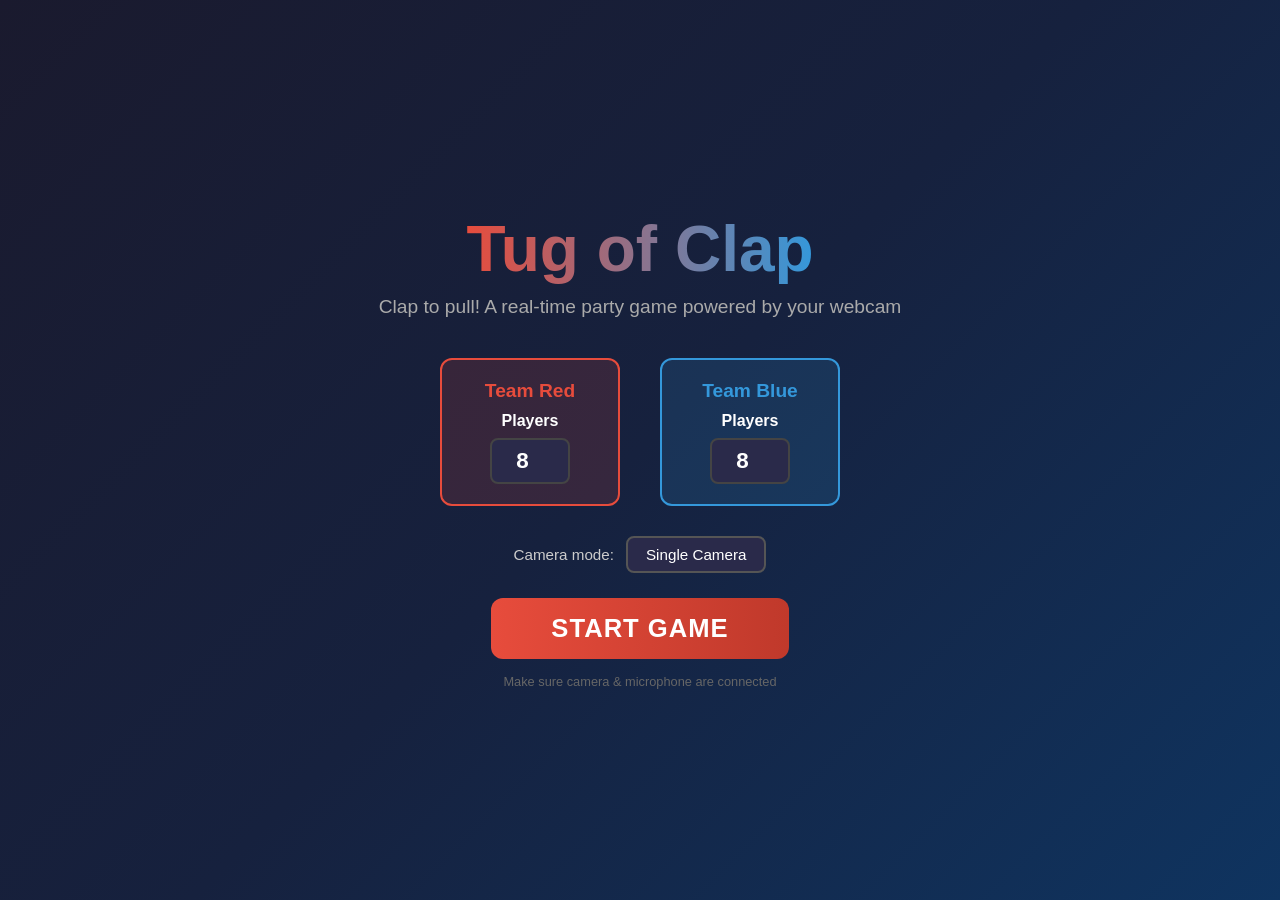
<file: tug-of-clap.html>
<!DOCTYPE html>
<html lang="en">
<head>
<meta charset="UTF-8">
<meta name="viewport" content="width=device-width, initial-scale=1.0">
<title>Tug of Clap</title>
<style>
*{margin:0;padding:0;box-sizing:border-box}
html,body{width:100%;height:100%;overflow:hidden;font-family:'Segoe UI',Tahoma,Geneva,Verdana,sans-serif;background:#1a1a2e;color:#fff}
#app{width:100%;height:100%;display:flex;flex-direction:column;position:relative}

/* SETUP SCREEN */
#setup-screen{position:absolute;top:0;left:0;width:100%;height:100%;background:linear-gradient(135deg,#1a1a2e 0%,#16213e 50%,#0f3460 100%);z-index:100;display:flex;flex-direction:column;align-items:center;justify-content:center;transition:opacity .5s}
#setup-screen.hidden{opacity:0;pointer-events:none}
#setup-screen h1{font-size:4em;margin-bottom:10px;background:linear-gradient(90deg,#e74c3c,#3498db);-webkit-background-clip:text;-webkit-text-fill-color:transparent;text-shadow:none}
#setup-screen .subtitle{font-size:1.2em;color:#aaa;margin-bottom:40px}
.setup-row{display:flex;gap:40px;margin-bottom:30px}
.setup-team{text-align:center;padding:20px;border-radius:12px;min-width:180px}
.setup-team.red{background:rgba(231,76,60,.15);border:2px solid #e74c3c}
.setup-team.blue{background:rgba(52,152,219,.15);border:2px solid #3498db}
.setup-team label{display:block;font-size:1em;margin-bottom:8px;font-weight:600}
.setup-team input{width:80px;padding:8px 12px;font-size:1.4em;text-align:center;border-radius:8px;border:2px solid #444;background:#2a2a4a;color:#fff;font-weight:700}
.setup-team input:focus{outline:none;border-color:#e74c3c}
.setup-team.blue input:focus{border-color:#3498db}
.setup-team .team-label{font-size:1.2em;font-weight:700;margin-bottom:10px}
.setup-team .team-label.red{color:#e74c3c}
.setup-team .team-label.blue{color:#3498db}
.camera-mode{margin-bottom:25px;display:flex;align-items:center;gap:12px}
.camera-mode label{color:#ccc;font-size:.95em}
#cam-toggle{padding:8px 18px;border-radius:8px;border:2px solid #555;background:#2a2a4a;color:#fff;cursor:pointer;font-size:.95em;transition:all .2s}
#cam-toggle:hover{border-color:#888}
#cam-toggle.active{border-color:#f1c40f;background:rgba(241,196,15,.15)}
#start-btn{padding:16px 60px;font-size:1.6em;font-weight:700;border:none;border-radius:12px;cursor:pointer;background:linear-gradient(90deg,#e74c3c,#c0392b);color:#fff;transition:transform .2s,box-shadow .2s;letter-spacing:1px}
#start-btn:hover{transform:scale(1.05);box-shadow:0 8px 30px rgba(231,76,60,.4)}
#start-btn:active{transform:scale(.98)}

/* GAME SECTION */
#game-section{flex:0 0 60%;position:relative;overflow:hidden}
#gameCanvas{width:100%;height:100%;display:block}

/* GAME HUD */
#game-hud{position:absolute;top:0;left:0;width:100%;height:100%;pointer-events:none}
#game-hud .team-name{position:absolute;bottom:20px;font-size:1.8em;font-weight:800;text-shadow:0 2px 10px rgba(0,0,0,.6);letter-spacing:1px}
#game-hud .team-name.red{left:30px;color:#e74c3c}
#game-hud .team-name.blue{right:30px;color:#3498db}
#timer-display{position:absolute;top:15px;left:50%;transform:translateX(-50%);font-size:2.2em;font-weight:700;background:rgba(0,0,0,.5);padding:5px 25px;border-radius:10px;border:2px solid rgba(255,255,255,.2)}
#score-bar-wrap{position:absolute;bottom:70px;left:15%;right:15%;height:8px;background:rgba(255,255,255,.15);border-radius:4px;overflow:hidden}
#score-bar-fill{height:100%;width:50%;background:linear-gradient(90deg,#e74c3c 0%,#fff 50%,#3498db 100%);border-radius:4px;transition:width .05s linear}
#score-bar-marker{position:absolute;top:-6px;width:4px;height:20px;background:#fff;border-radius:2px;transition:left .05s linear;box-shadow:0 0 8px rgba(255,255,255,.5)}

/* SKILL INDICATORS */
.skill-indicator{position:absolute;top:60px;padding:6px 14px;border-radius:8px;font-size:.85em;font-weight:600;display:none}
.skill-indicator.active{display:block}
.skill-indicator.red{left:20px;background:rgba(231,76,60,.8);color:#fff}
.skill-indicator.blue{right:20px;background:rgba(52,152,219,.8);color:#fff}
.skill-indicator .skill-bar{height:4px;background:rgba(255,255,255,.3);border-radius:2px;margin-top:4px;overflow:hidden}
.skill-indicator .skill-bar-fill{height:100%;background:#fff;border-radius:2px;transition:width .1s linear}

/* WARNING FLASH */
.warning-flash{position:absolute;top:0;left:0;width:100%;height:100%;pointer-events:none;opacity:0;transition:opacity .3s}
.warning-flash.active{opacity:.3}
.warning-flash.red{background:radial-gradient(ellipse at left,rgba(231,76,60,.6),transparent 70%)}
.warning-flash.blue{background:radial-gradient(ellipse at right,rgba(52,152,219,.6),transparent 70%)}
.warning-flash.both{opacity:.4;background:radial-gradient(ellipse at center,rgba(255,255,255,.3),transparent 70%)}

/* CAMERA SECTION */
#camera-section{flex:0 0 40%;display:flex;position:relative}
.camera-panel{flex:1;position:relative;overflow:hidden;background:#111}
.camera-panel video{width:100%;height:100%;object-fit:cover;transform:scaleX(-1)}
.camera-panel .cam-overlay{position:absolute;top:0;left:0;width:100%;height:100%;pointer-events:none}
.camera-panel .panel-label{position:absolute;top:8px;left:10px;font-size:1em;font-weight:700;text-shadow:0 1px 6px rgba(0,0,0,.8);z-index:2;padding:2px 10px;border-radius:4px}
.camera-panel .panel-label.red{color:#e74c3c;background:rgba(0,0,0,.4)}
.camera-panel .panel-label.blue{color:#3498db;background:rgba(0,0,0,.4)}
.camera-panel .team-divider{position:absolute;top:0;left:50%;width:2px;height:100%;border-left:2px dashed rgba(255,255,255,.3);z-index:2;pointer-events:none}
#cam-divider-text{position:absolute;top:50%;left:50%;transform:translate(-50%,-50%);color:rgba(255,255,255,.15);font-size:3em;font-weight:700;pointer-events:none;z-index:2;letter-spacing:8px;writing-mode:vertical-lr}
.player-info{position:absolute;bottom:4px;left:4px;right:4px;display:flex;flex-wrap:wrap;gap:2px;z-index:3;pointer-events:none}
.player-tag{background:rgba(0,0,0,.6);border-radius:4px;padding:2px 6px;font-size:.7em;display:flex;flex-direction:column;min-width:70px;border-left:3px solid}
.player-tag.red{border-color:#e74c3c}
.player-tag.blue{border-color:#3498db}
.player-tag .pname{font-weight:600;font-size:.85em;white-space:nowrap}
.player-tag .pstats{display:flex;gap:6px;font-size:.7em;color:#aaa}
.player-tag .pbar{height:3px;border-radius:2px;margin-top:1px}
.player-tag .stamina-bar{background:rgba(46,204,113,.6);width:100%}
.player-tag .rage-bar{background:rgba(231,76,60,.6);width:0%}
.player-tag .combo-text{color:#f1c40f;font-weight:700;font-size:.75em}

/* COUNTDOWN OVERLAY */
#countdown-overlay{position:absolute;top:0;left:0;width:100%;height:100%;z-index:50;display:none;align-items:center;justify-content:center;background:rgba(0,0,0,.5);pointer-events:none}
#countdown-overlay.active{display:flex}
#countdown-text{font-size:8em;font-weight:900;text-shadow:0 0 40px rgba(255,255,255,.5);animation:countPulse .5s ease-out}
@keyframes countPulse{0%{transform:scale(1.5);opacity:0}50%{opacity:1}100%{transform:scale(1);opacity:1}}

/* POST-GAME OVERLAY */
#postgame-overlay{position:absolute;top:0;left:0;width:100%;height:100%;z-index:80;display:none;background:rgba(0,0,0,.8);overflow-y:auto;padding:20px}
#postgame-overlay.active{display:flex;flex-direction:column;align-items:center}
#postgame-overlay h2{font-size:2.5em;margin-bottom:10px}
#postgame-overlay .winner-text{font-size:1.8em;margin-bottom:20px;padding:10px 30px;border-radius:10px;font-weight:700}
#postgame-overlay .winner-text.red{background:rgba(231,76,60,.3);color:#e74c3c}
#postgame-overlay .winner-text.blue{background:rgba(52,152,219,.3);color:#3498db}
.mvp-section{display:flex;gap:30px;margin-bottom:20px}
.mvp-card{padding:15px 25px;border-radius:10px;text-align:center;min-width:180px}
.mvp-card.red{background:rgba(231,76,60,.2);border:2px solid #e74c3c}
.mvp-card.blue{background:rgba(52,152,219,.2);border:2px solid #3498db}
.mvp-card .mvp-label{font-size:.85em;color:#aaa}
.mvp-card .mvp-name{font-size:1.5em;font-weight:700;margin:5px 0}
.mvp-card .mvp-stat{font-size:.9em;color:#ccc}
.leaderboard-table{width:100%;max-width:800px;border-collapse:collapse;margin-top:10px}
.leaderboard-table th,.leaderboard-table td{padding:8px 12px;text-align:center;border-bottom:1px solid rgba(255,255,255,.1)}
.leaderboard-table th{color:#aaa;font-size:.85em;font-weight:600}
.leaderboard-table td{font-size:.9em}
.leaderboard-table tr:hover td{background:rgba(255,255,255,.05)}
#play-again-btn{padding:14px 40px;font-size:1.2em;font-weight:700;border:none;border-radius:10px;cursor:pointer;background:linear-gradient(90deg,#e74c3c,#3498db);color:#fff;margin-top:20px;transition:transform .2s}
#play-again-btn:hover{transform:scale(1.05)}

/* STATUS MESSAGE */
#status-msg{position:absolute;bottom:10px;left:50%;transform:translateX(-50%);background:rgba(0,0,0,.7);color:#fff;padding:4px 16px;border-radius:6px;font-size:.85em;z-index:5;white-space:nowrap;display:none}

/* MISC */
.hidden{display:none!important}
</style>
</head>
<body>
<div id="app">

  <!-- SETUP SCREEN -->
  <div id="setup-screen">
    <h1>Tug of Clap</h1>
    <div class="subtitle">Clap to pull! A real-time party game powered by your webcam</div>
    <div class="setup-row">
      <div class="setup-team red">
        <div class="team-label red">Team Red</div>
        <label for="red-count">Players</label>
        <input type="number" id="red-count" min="1" max="16" value="8">
      </div>
      <div class="setup-team blue">
        <div class="team-label blue">Team Blue</div>
        <label for="blue-count">Players</label>
        <input type="number" id="blue-count" min="1" max="16" value="8">
      </div>
    </div>
    <div class="camera-mode">
      <label>Camera mode:</label>
      <button id="cam-toggle">Single Camera</button>
    </div>
    <button id="start-btn">START GAME</button>
    <div style="margin-top:15px;font-size:.8em;color:#666">Make sure camera & microphone are connected</div>
  </div>

  <!-- GAME SECTION -->
  <div id="game-section">
    <canvas id="gameCanvas"></canvas>
    <div id="game-hud">
      <div class="team-name red">RED</div>
      <div class="team-name blue">BLUE</div>
      <div id="timer-display">60</div>
      <div id="score-bar-wrap">
        <div id="score-bar-fill" style="width:50%"></div>
        <div id="score-bar-marker" style="left:50%"></div>
      </div>
      <div class="skill-indicator red" id="skill-red">
        <span>MIGHTY PULL</span>
        <div class="skill-bar"><div class="skill-bar-fill" id="skill-red-fill" style="width:100%"></div></div>
      </div>
      <div class="skill-indicator blue" id="skill-blue">
        <span>GRIP GROUND</span>
        <div class="skill-bar"><div class="skill-bar-fill" id="skill-blue-fill" style="width:100%"></div></div>
      </div>
      <div class="warning-flash red" id="warn-red"></div>
      <div class="warning-flash blue" id="warn-blue"></div>
      <div class="warning-flash both" id="warn-both"></div>
    </div>
    <div id="countdown-overlay"><div id="countdown-text"></div></div>
    <div id="status-msg"></div>
  </div>

  <!-- CAMERA SECTION -->
  <div id="camera-section">
    <div class="camera-panel" id="panel-red">
      <video id="cam-video-red" autoplay muted playsinline></video>
      <canvas class="cam-overlay" id="cam-overlay-red"></canvas>
      <div class="panel-label red">TEAM RED</div>
      <div class="player-info" id="player-info-red"></div>
    </div>
    <div class="camera-panel" id="panel-blue">
      <video id="cam-video-blue" autoplay muted playsinline></video>
      <canvas class="cam-overlay" id="cam-overlay-blue"></canvas>
      <div class="panel-label blue">TEAM BLUE</div>
      <div class="team-divider" id="team-divider"></div>
      <div id="cam-divider-text">|</div>
      <div class="player-info" id="player-info-blue"></div>
    </div>
  </div>

  <!-- POST-GAME OVERLAY -->
  <div id="postgame-overlay">
    <h2>GAME OVER</h2>
    <div class="winner-text" id="winner-text"></div>
    <div class="mvp-section" id="mvp-section"></div>
    <table class="leaderboard-table" id="leaderboard">
      <thead><tr><th>Player</th><th>Team</th><th>Claps</th><th>Best Combo</th><th>Force</th><th>Active (s)</th></tr></thead>
      <tbody id="leaderboard-body"></tbody>
    </table>
    <button id="play-again-btn">PLAY AGAIN</button>
  </div>

</div>

<script>
// ============================================================
// TUG OF CLAP — Complete Game Implementation
// ============================================================

(function() {
  'use strict';

  // ======================== CONFIG ========================
  const CFG = {
    GAME_DURATION: 60,
    COUNTDOWN_SECS: 3,
    MAX_PULL_DIST: 100,
    ROPE_FRICTION: 0.96,
    ROPE_SPRING: 0.003,
    CLAP_FORCE: 1.0,
    CLAP_WINDOW_MS: 200,
    CLAP_SPEED_THRESH: 0.15,
    CLAP_DIST_THRESH: 0.12,
    AUDIO_THRESHOLD: 0.3,
    STAMINA_MAX: 100,
    STAMINA_CLAP_COST: 5,
    STAMINA_LOW_THRESH: 20,
    STAMINA_REGEN: 1,
    RAGE_MAX: 100,
    RAGE_PER_CLAP: 1,
    COMBO_RESET_MS: 1000,
    FACE_DETECT_INTERVAL: 120,
    HAND_DETECT_INTERVAL: 200,
    MAX_HANDS: 16
  };

  // ====================== STATE ==========================
  const state = {
    phase: 'setup', // setup | countdown | playing | ended
    redTeam: [],
    blueTeam: [],
    allPlayers: [],
    ropePos: 0,
    ropeVel: 0,
    ropeAccel: 0,
    timer: CFG.GAME_DURATION,
    lastTimestamp: 0,
    redSkillActive: false,
    blueSkillActive: false,
    redSkillTimer: 0,
    blueSkillTimer: 0,
    redSkillReady: false,
    blueSkillReady: false,
    redSkillReadyTime: 0,
    blueSkillReadyTime: 0,
    redRageTotal: 0,
    blueRageTotal: 0,
    maxPlayers: 0,
    dualCam: false,
    audioCtx: null,
    audioAnalyser: null,
    audioData: null,
    audioRMS: 0,
    mediaPipeLoaded: false,
    faceDetector: null,
    handLandmarker: null,
    poseLandmarker: null,
    vision: null,
    clapEvents: [], // {time, playerId}
    lastClapTime: 0,
    nextFaceDetect: 0,
    nextHandDetect: 0,
    faceDetections: [],
    handResults: null,
    lastHandDistances: {},
    frameCount: 0,
    playersById: {},
    faceMatches: {},
    nextPlayerId: 1,
    comboLastClap: {},
    comboCount: {},
    stamina: {},
    rage: {},
    totalForce: {},
    totalClaps: {},
    bestCombo: {},
    activeTime: {},
    lastActiveUpdate: {},
    shockwaves: [],
    particles: [],
    dustParticles: [],
    victoryShown: false
  };

  // ================== DOM REFS =========================
  const $ = id => document.getElementById(id);
  const gameCanvas = $('gameCanvas');
  const gCtx = gameCanvas.getContext('2d');
  const overlayRed = $('cam-overlay-red');
  const oCtxR = overlayRed.getContext('2d');
  const overlayBlue = $('cam-overlay-blue');
  const oCtxB = overlayBlue.getContext('2d');
  const videoRed = $('cam-video-red');
  const videoBlue = $('cam-video-blue');
  const setupScreen = $('setup-screen');
  const countdownOverlay = $('countdown-overlay');
  const countdownText = $('countdown-text');
  const timerDisplay = $('timer-display');
  const scoreFill = $('score-bar-fill');
  const scoreMarker = $('score-bar-marker');
  const postgameOverlay = $('postgame-overlay');
  const winnerText = $('winner-text');
  const mvpSection = $('mvp-section');
  const leaderboardBody = $('leaderboard-body');
  const startBtn = $('start-btn');
  const camToggle = $('cam-toggle');
  const redCount = $('red-count');
  const blueCount = $('blue-count');
  const skillRed = $('skill-red');
  const skillBlue = $('skill-blue');
  const skillRedFill = $('skill-red-fill');
  const skillBlueFill = $('skill-blue-fill');
  const warnRed = $('warn-red');
  const warnBlue = $('warn-blue');
  const warnBoth = $('warn-both');
  const playerInfoRed = $('player-info-red');
  const playerInfoBlue = $('player-info-blue');
  const teamDivider = $('team-divider');
  const camDividerText = $('cam-divider-text');
  const statusMsg = $('status-msg');

  // ================== AUDIO MANAGER ====================
  const AudioManager = {
    initialized: false,
    stream: null,
    async init() {
      try {
        this.stream = await navigator.mediaDevices.getUserMedia({ audio: true, echoCancellation: true });
        state.audioCtx = new (window.AudioContext || window.webkitAudioContext)();
        const source = state.audioCtx.createMediaStreamSource(this.stream);
        state.audioAnalyser = state.audioCtx.createAnalyser();
        state.audioAnalyser.fftSize = 256;
        source.connect(state.audioAnalyser);
        state.audioData = new Uint8Array(state.audioAnalyser.frequencyBinCount);
        this.initialized = true;
        return true;
      } catch(e) {
        console.warn('Audio init failed:', e);
        return false;
      }
    },
    getRMS() {
      if (!state.audioAnalyser) return 0;
      state.audioAnalyser.getByteTimeDomainData(state.audioData);
      let sum = 0;
      for (let i = 0; i < state.audioData.length; i++) {
        const val = (state.audioData[i] - 128) / 128;
        sum += val * val;
      }
      state.audioRMS = Math.sqrt(sum / state.audioData.length);
      return state.audioRMS;
    },
    cleanup() {
      if (this.stream) this.stream.getTracks().forEach(t => t.stop());
      if (state.audioCtx) state.audioCtx.close();
      this.initialized = false;
    }
  };

  // ================== CAMERA MANAGER ====================
  const CameraManager = {
    streams: [],
    async init(dual) {
      this.cleanup();
      if (dual) {
        try {
          const s1 = await navigator.mediaDevices.getUserMedia({ video: { width: 640, height: 480, facingMode: 'user' } });
          this.streams.push(s1);
          videoRed.srcObject = s1;
          const s2 = await navigator.mediaDevices.getUserMedia({ video: { width: 640, height: 480, facingMode: 'user' } });
          this.streams.push(s2);
          videoBlue.srcObject = s2;
          state.dualCam = true;
          teamDivider.classList.add('hidden');
          camDividerText.classList.add('hidden');
        } catch(e) {
          console.warn('Dual camera failed, falling back:', e);
          await this.init(false);
          return;
        }
      } else {
        const s = await navigator.mediaDevices.getUserMedia({ video: { width: 640, height: 480, facingMode: 'user' } });
        this.streams.push(s);
        videoRed.srcObject = s;
        videoBlue.srcObject = s;
        state.dualCam = false;
        teamDivider.classList.remove('hidden');
        camDividerText.classList.remove('hidden');
      }
      await Promise.all([videoRed.play(), videoBlue.play()]);
      this.resizeCanvases();
    },
    resizeCanvases() {
      const vw = videoRed.videoWidth || 640;
      const vh = videoRed.videoHeight || 480;
      const rw = overlayRed.clientWidth || overlayRed.parentElement.clientWidth || vw;
      const rh = overlayRed.clientHeight || overlayRed.parentElement.clientHeight || vh;
      overlayRed.width = rw;
      overlayRed.height = rh;
      overlayBlue.width = rw;
      overlayBlue.height = rh;
    },
    cleanup() {
      this.streams.forEach(s => s.getTracks().forEach(t => t.stop()));
      this.streams = [];
    }
  };

  // ================== MEDIAPIPE MANAGER =================
  const MediaPipeManager = {
    async load() {
      try {
        const { FaceDetector, HandLandmarker, PoseLandmarker, FilesetResolver } = await import(
          'https://cdn.jsdelivr.net/npm/@mediapipe/tasks-vision@0.10.0'
        );
        state.vision = await FilesetResolver.forVisionTasks(
          'https://cdn.jsdelivr.net/npm/@mediapipe/tasks-vision@0.10.0/wasm'
        );
        state.faceDetector = await FaceDetector.createFromOptions(state.vision, {
          baseOptions: {
            modelAssetPath: 'https://storage.googleapis.com/mediapipe-models/face_detector/blaze_face_short_range/float16/1/blaze_face_short_range.tflite'
          },
          runningMode: 'VIDEO',
          minDetectionConfidence: 0.7,
          minSuppressionThreshold: 0.5
        });
        state.handLandmarker = await HandLandmarker.createFromOptions(state.vision, {
          baseOptions: {
            modelAssetPath: 'https://storage.googleapis.com/mediapipe-models/hand_landmarker/hand_landmarker/float16/1/hand_landmarker.task'
          },
          runningMode: 'VIDEO',
          numHands: CFG.MAX_HANDS,
          minHandDetectionConfidence: 0.5,
          minTrackingConfidence: 0.5
        });
        state.poseLandmarker = await PoseLandmarker.createFromOptions(state.vision, {
          baseOptions: {
            modelAssetPath: 'https://storage.googleapis.com/mediapipe-models/pose_landmarker/pose_landmarker/float16/1/pose_landmarker.task'
          },
          runningMode: 'VIDEO',
          minPoseDetectionConfidence: 0.5,
          minTrackingConfidence: 0.5
        });
        state.mediaPipeLoaded = true;
        return true;
      } catch(e) {
        console.error('MediaPipe load error:', e);
        return false;
      }
    },
    async detectFaces(video) {
      if (!state.faceDetector || !video.videoWidth) return [];
      try {
        const result = await state.faceDetector.detectForVideo(video, performance.now());
        return result.detections || [];
      } catch(e) { return []; }
    },
    async detectHands(video) {
      if (!state.handLandmarker || !video.videoWidth) return null;
      try {
        return await state.handLandmarker.detectForVideo(video, performance.now());
      } catch(e) { return null; }
    },
    async detectPose(video) {
      if (!state.poseLandmarker || !video.videoWidth) return null;
      try {
        return await state.poseLandmarker.detectForVideo(video, performance.now());
      } catch(e) { return null; }
    }
  };

  // ================== PLAYER / TEAM MANAGEMENT ==========
  const GameState = {
    initPlayers(redN, blueN) {
      state.redTeam = [];
      state.blueTeam = [];
      state.allPlayers = [];
      state.playersById = {};
      state.nextPlayerId = 1;
      state.comboLastClap = {};
      state.comboCount = {};
      state.stamina = {};
      state.rage = {};
      state.totalForce = {};
      state.totalClaps = {};
      state.bestCombo = {};
      state.activeTime = {};
      state.lastActiveUpdate = {};
      state.clapEvents = [];
      state.faceMatches = {};
      state.lastHandDistances = {};
      state.redSkillReady = false;
      state.blueSkillReady = false;
      state.redSkillReadyTime = 0;
      state.blueSkillReadyTime = 0;
      state.redSkillActive = false;
      state.blueSkillActive = false;
      state.redRageTotal = 0;
      state.blueRageTotal = 0;
      state.victoryShown = false;

      for (let i = 0; i < redN; i++) this.addPlayer('red', i + 1);
      for (let i = 0; i < blueN; i++) this.addPlayer('blue', i + 1);
      state.maxPlayers = redN + blueN;
    },
    addPlayer(team, index) {
      const pid = state.nextPlayerId++;
      const p = {
        id: pid,
        name: team === 'red' ? `Player R${index}` : `Player B${index}`,
        team: team,
        faceIndex: -1,
        active: false
      };
      state.playersById[pid] = p;
      state.allPlayers.push(p);
      if (team === 'red') state.redTeam.push(p);
      else state.blueTeam.push(p);
      state.stamina[pid] = CFG.STAMINA_MAX;
      state.rage[pid] = 0;
      state.totalForce[pid] = 0;
      state.totalClaps[pid] = 0;
      state.bestCombo[pid] = 0;
      state.comboCount[pid] = 0;
      state.comboLastClap[pid] = 0;
      state.activeTime[pid] = 0;
      state.lastActiveUpdate[pid] = 0;
    },
    assignFacesToPlayers(faces) {
      const redCount = state.redTeam.length;
      const blueCount = state.blueTeam.length;
      const midX = 0.5;
      const vw = videoRed.videoWidth || 640;
      const redFaces = [];
      const blueFaces = [];
      for (const f of faces) {
        const bx = f.boundingBox;
        if (!bx) continue;
        const cx = (bx.originX + bx.width / 2) / vw;
        (cx < midX ? redFaces : blueFaces).push({ face: f, cx });
      }
      redFaces.sort((a, b) => a.cx - b.cx);
      blueFaces.sort((a, b) => b.cx - a.cx);

      const assign = (teamFaces, teamPlayers, offset) => {
        const n = Math.min(teamFaces.length, teamPlayers.length);
        for (let i = 0; i < teamPlayers.length; i++) {
          if (i < n) {
            teamPlayers[i].faceIndex = offset + i;
            teamPlayers[i].active = true;
          } else {
            teamPlayers[i].faceIndex = -1;
            teamPlayers[i].active = false;
          }
        }
      };
      assign(redFaces, state.redTeam, 0);
      assign(blueFaces, state.blueTeam, redFaces.length);
    },
    applyClap(playerId) {
      const p = state.playersById[playerId];
      if (!p || !p.active) return 0;
      const pid = playerId;
      const now = Date.now();

      // Stamina
      state.stamina[pid] = Math.max(0, state.stamina[pid] - CFG.STAMINA_CLAP_COST);
      let forceMul = 1;
      if (state.stamina[pid] < CFG.STAMINA_LOW_THRESH) forceMul = 0.5;

      // Combo
      if (now - (state.comboLastClap[pid] || 0) < CFG.COMBO_RESET_MS) {
        state.comboCount[pid] = (state.comboCount[pid] || 0) + 1;
      } else {
        state.comboCount[pid] = 1;
      }
      state.comboLastClap[pid] = now;
      const combo = state.comboCount[pid];
      if (combo >= 10) forceMul *= 5;
      else if (combo >= 5) forceMul *= 3;
      else if (combo >= 3) forceMul *= 2;
      if (combo > state.bestCombo[pid]) state.bestCombo[pid] = combo;

      // Rage
      state.rage[pid] = Math.min(CFG.RAGE_MAX, state.rage[pid] + CFG.RAGE_PER_CLAP);

      // Team skill check
      if (p.team === 'red' && state.rage[pid] >= CFG.RAGE_MAX) state.redSkillReady = true;
      if (p.team === 'blue' && state.rage[pid] >= CFG.RAGE_MAX) state.blueSkillReady = true;

      // Force
      let force = CFG.CLAP_FORCE * forceMul;
      if (state.redSkillActive && p.team === 'red') force *= 2;
      state.totalForce[pid] += force;
      state.totalClaps[pid]++;

      // Active time
      if (!state.lastActiveUpdate[pid]) state.lastActiveUpdate[pid] = now;
      state.activeTime[pid] += (now - state.lastActiveUpdate[pid]) / 1000;
      state.lastActiveUpdate[pid] = now;

      const dir = p.team === 'red' ? -1 : 1;
      state.clapEvents.push({ time: performance.now(), force: force * dir, playerId: pid });
      return force * dir;
    },
    updateStaminaRage() {
      const now = Date.now();
      for (const pid in state.playersById) {
        const p = state.playersById[pid];
        if (!p) continue;
        const elapsed = (now - (state.comboLastClap[pid] || 0)) / 1000;
        if (elapsed > 1.5 && state.stamina[pid] < CFG.STAMINA_MAX) {
          state.stamina[pid] = Math.min(CFG.STAMINA_MAX, state.stamina[pid] + CFG.STAMINA_REGEN * 0.05);
        }
        if (elapsed > 1.5) state.comboCount[pid] = 0;
        if (elapsed > 0.05) state.lastActiveUpdate[pid] = now;
      }
    },
    getActivePlayerList(team) {
      const arr = team === 'red' ? state.redTeam : state.blueTeam;
      return arr.filter(p => p.active);
    }
  };

  // ================== CLAP DETECTOR =====================
  const ClapDetector = {
    processHands(results) {
      if (!results || !results.landmarks) return;
      const now = Date.now();
      for (let hi = 0; hi < results.landmarks.length; hi++) {
        const landmarks = results.landmarks[hi];
        if (landmarks.length < 21) continue;

        // Try to find which player this hand belongs to
        // Use face proximity: get hand center and match to nearest active player
        const wrist0 = landmarks[0];
        const wrist1 = landmarks[9];
        if (!wrist0 || !wrist1) continue;
        const hx = (wrist0.x + wrist1.x) / 2;
        const hy = (wrist0.y + wrist1.y) / 2;

        // Match to detected faces / players
        const assigned = this.matchHandToPlayer(hx, hy, results.handedness?.[hi]?.[0]?.categoryCode);
        if (assigned < 0) continue;
        const pid = assigned;

        // Compute distance between hands (wrist landmarks) for this player
        // We use hand landmarks: for two hands of same person, check distance
        // Since we only track individual hands, use the hand's own pinch distance
        // Actually, for a clap we need two hands. Track wrist distance between
        // consecutive detections for same player's hand pairs

        const key = String(pid);
        if (!state.lastHandDistances[key]) state.lastHandDistances[key] = { dist: 1, time: now };
        const prev = state.lastHandDistances[key];

        // Simplified clap detection: check if fingertips meet palm center
        // Use thumb tip (4) and index tip (8) distance
        const tip4 = landmarks[4];
        const tip8 = landmarks[8];
        const d = Math.hypot(tip4.x - tip8.x, tip4.y - tip8.y, tip4.z - tip8.z);
        const speed = (prev.dist - d) / Math.max(1, now - prev.time) * 50;

        prev.dist = d;
        prev.time = now;

        // Check audio
        const audioOk = state.audioRMS > CFG.AUDIO_THRESHOLD;

        if (d < CFG.CLAP_DIST_THRESH && speed > CFG.CLAP_SPEED_THRESH && audioOk) {
          const force = GameState.applyClap(pid);
          if (force !== 0) {
            state.shockwaves.push({ x: hx, y: hy, r: 0, maxR: 0.15, alpha: 1, team: state.playersById[pid]?.team });
            playClapSound();
          }
        }
      }
    },

    matchHandToPlayer(hx, hy, handedness) {
      // Match hand to nearest active player based on face position
      // Simple: assign based on left/right half of camera
      const midX = 0.5;
      const team = hx < midX ? 'red' : 'blue';
      const players = team === 'red' ? state.redTeam : state.blueTeam;
      const active = players.filter(p => p.active);
      if (active.length === 0) return -1;
      // Pick closest based on face index order
      return active[Math.floor(Math.random() * active.length)]?.id || -1;
    }
  };

  // ================== PHYSICS ===========================
  const Physics = {
    update(dt) {
      // Apply pending clap forces
      const now = performance.now();
      const windowStart = now - CFG.CLAP_WINDOW_MS;
      let totalForce = 0;
      const toRemove = [];
      for (let i = 0; i < state.clapEvents.length; i++) {
        const ev = state.clapEvents[i];
        if (ev.time < windowStart) { toRemove.push(i); continue; }
        totalForce += ev.force;
      }
      for (let i = toRemove.length - 1; i >= 0; i--) {
        state.clapEvents.splice(toRemove[i], 1);
      }

      // If blue skill active, reduce opponent force
      if (state.blueSkillActive && totalForce < 0) {
        totalForce *= 0.33;
      }

      // Apply impulse
      state.ropeVel += totalForce * 2.0 * dt;

      // Spring force (pull toward center)
      const spring = -CFG.ROPE_SPRING * state.ropePos;

      // Friction
      state.ropeVel *= Math.pow(CFG.ROPE_FRICTION, dt * 60);
      state.ropeVel += spring * dt * 60;

      // Random micro-vibrations when force is high
      if (Math.abs(totalForce) > 0.1) {
        state.ropeVel += (Math.random() - 0.5) * 0.3 * Math.abs(totalForce);
      }

      state.ropePos += state.ropeVel * dt * 60;

      // Clamp
      if (Math.abs(state.ropePos) > CFG.MAX_PULL_DIST) {
        state.ropePos = Math.sign(state.ropePos) * CFG.MAX_PULL_DIST;
        state.ropeVel *= -0.2;
      }
    },

    isWin() { return Math.abs(state.ropePos) >= CFG.MAX_PULL_DIST; },

    getFlagPos() {
      return (state.ropePos / CFG.MAX_PULL_DIST) * 50 + 50;
    }
  };

  // ================== RENDERER ==========================
  const Renderer = {
    gameW: 0, gameH: 0,

    resize() {
      const rect = gameCanvas.parentElement.getBoundingClientRect();
      gameCanvas.width = rect.width;
      gameCanvas.height = rect.height;
      this.gameW = rect.width;
      this.gameH = rect.height;
    },

    drawGame() {
      const W = this.gameW;
      const H = this.gameH;
      const ctx = gCtx;
      const flagPct = Physics.getFlagPos();

      // Sky
      const skyGrad = ctx.createLinearGradient(0, 0, 0, H * 0.7);
      skyGrad.addColorStop(0, '#87CEEB');
      skyGrad.addColorStop(1, '#E0F0FF');
      ctx.fillStyle = skyGrad;
      ctx.fillRect(0, 0, W, H * 0.7);

      // Clouds
      ctx.fillStyle = 'rgba(255,255,255,0.6)';
      for (let i = 0; i < 5; i++) {
        const cx = (i * 137 + 50) % W;
        const cy = (i * 89 + 30) % (H * 0.35);
        ctx.beginPath();
        ctx.arc(cx, cy, 30 + i * 8, 0, Math.PI * 2);
        ctx.arc(cx + 30, cy - 10, 25 + i * 5, 0, Math.PI * 2);
        ctx.arc(cx + 60, cy, 28 + i * 6, 0, Math.PI * 2);
        ctx.fill();
      }

      // Ground
      const grassY = H * 0.65;
      const grassGrad = ctx.createLinearGradient(0, grassY, 0, H);
      grassGrad.addColorStop(0, '#4CAF50');
      grassGrad.addColorStop(0.5, '#388E3C');
      grassGrad.addColorStop(1, '#2E7D32');
      ctx.fillStyle = grassGrad;
      ctx.fillRect(0, grassY, W, H - grassY);

      // Grass blades
      ctx.strokeStyle = 'rgba(76,175,80,0.4)';
      ctx.lineWidth = 1;
      for (let i = 0; i < 60; i++) {
        const gx = (i * 47 + 13) % W;
        const gh = 8 + (i * 7) % 12;
        ctx.beginPath();
        ctx.moveTo(gx, grassY);
        ctx.quadraticCurveTo(gx + 3, grassY - gh, gx + 6, grassY);
        ctx.stroke();
      }

      // Rope
      const ropeY = grassY - 20;
      const ropeOffset = (state.ropePos / CFG.MAX_PULL_DIST) * W * 0.35;
      const midX = W / 2 + ropeOffset;

      // Rope shake
      const shakeIntensity = Math.min(1, Math.abs(state.ropeVel) * 0.5);
      const shakeX = (Math.random() - 0.5) * shakeIntensity * 8;
      const shakeY = (Math.random() - 0.5) * shakeIntensity * 4;

      // Draw rope segments
      const segCount = 60;
      ctx.lineWidth = 6 + shakeIntensity * 2;
      ctx.strokeStyle = '#8B4513';
      ctx.lineCap = 'round';
      ctx.beginPath();
      const segLen = W * 0.8 / segCount;
      const startX = W * 0.1;
      for (let i = 0; i <= segCount; i++) {
        const t = i / segCount;
        const sx = startX + i * segLen;
        const sy = ropeY + Math.sin(i * 0.3 + state.ropePos * 0.05) * 3 * shakeIntensity;
        // Curved rope toward middle
        const curve = -Math.sin(t * Math.PI) * ropeOffset * 0.3;
        const fx = sx + curve + shakeX;
        const fy = sy + Math.sin(performance.now() * 0.003 + i * 0.5) * shakeIntensity * 2 + shakeY;
        if (i === 0) ctx.moveTo(fx, fy);
        else ctx.lineTo(fx, fy);
      }
      ctx.stroke();

      // Rope texture lines
      ctx.lineWidth = 1;
      ctx.strokeStyle = 'rgba(139,90,43,0.3)';
      for (let j = 0; j < 3; j++) {
        ctx.beginPath();
        for (let i = 0; i <= segCount; i++) {
          const t = i / segCount;
          const sx = startX + i * segLen;
          const curve = -Math.sin(t * Math.PI) * ropeOffset * 0.3;
          const fx = sx + curve + shakeX;
          const fy = ropeY + Math.sin(i * 0.3 + state.ropePos * 0.05) * 3 * shakeIntensity + j * 2 + shakeY;
          if (i === 0) ctx.moveTo(fx, fy);
          else ctx.lineTo(fx, fy);
        }
        ctx.stroke();
      }

      // Flag
      const flagX = midX;
      const flagY = ropeY - 15;
      ctx.fillStyle = state.ropePos < 0 ? '#e74c3c' : '#3498db';
      ctx.beginPath();
      ctx.moveTo(flagX, flagY);
      ctx.lineTo(flagX + (state.ropePos < 0 ? -20 : 20), flagY - 10);
      ctx.lineTo(flagX + (state.ropePos < 0 ? -20 : 20), flagY + 10);
      ctx.closePath();
      ctx.fill();
      // Flag pole
      ctx.fillStyle = '#666';
      ctx.fillRect(flagX - 2, flagY - 5, 4, 25);

      // Stick figure players
      const drawPlayers = (team, side) => {
        const players = team === 'red' ? state.redTeam : state.blueTeam;
        const n = state.maxPlayers || 16;
        const color = team === 'red' ? '#e74c3c' : '#3498db';
        const baseX = side === 'left' ? W * 0.05 : W * 0.82;
        const spacing = Math.min(30, (W * 0.15) / Math.max(1, n));
        const leanAngle = (state.ropePos / CFG.MAX_PULL_DIST) * 0.3 * (side === 'left' ? 1 : -1);

        for (let i = 0; i < Math.min(n, 12); i++) {
          const px = baseX + i * spacing;
          const py = grassY - 5;
          const headR = 8;
          // Body
          ctx.save();
          ctx.translate(px, py);
          ctx.rotate(leanAngle);
          // Head
          ctx.fillStyle = '#FFD93D';
          ctx.beginPath();
          ctx.arc(0, -headR - 12, headR, 0, Math.PI * 2);
          ctx.fill();
          // Body
          ctx.strokeStyle = color;
          ctx.lineWidth = 3;
          ctx.beginPath();
          ctx.moveTo(0, -4);
          ctx.lineTo(0, 16);
          ctx.stroke();
          // Arms (pulling)
          ctx.beginPath();
          ctx.moveTo(-8, 2);
          ctx.lineTo(0, -2);
          ctx.lineTo(8, 2);
          ctx.stroke();
          // Legs
          ctx.beginPath();
          ctx.moveTo(0, 16);
          ctx.lineTo(-6, 28);
          ctx.moveTo(0, 16);
          ctx.lineTo(6, 28);
          ctx.stroke();
          // Team color dot on chest
          ctx.fillStyle = color;
          ctx.beginPath();
          ctx.arc(0, 4, 4, 0, Math.PI * 2);
          ctx.fill();
          ctx.restore();
        }
      };
      drawPlayers('red', 'left');
      drawPlayers('blue', 'right');

      // Shockwave rings
      for (let i = state.shockwaves.length - 1; i >= 0; i--) {
        const sw = state.shockwaves[i];
        sw.r += 0.002;
        sw.alpha -= 0.02;
        if (sw.alpha <= 0 || sw.r > sw.maxR) { state.shockwaves.splice(i, 1); continue; }
        const sx = W * sw.x;
        const sy = grassY - 20 + (sw.y - 0.5) * 40;
        ctx.strokeStyle = sw.team === 'red' ? `rgba(231,76,60,${sw.alpha})` : `rgba(52,152,219,${sw.alpha})`;
        ctx.lineWidth = 3;
        ctx.beginPath();
        ctx.arc(sx, sy, sw.r * W, 0, Math.PI * 2);
        ctx.stroke();
      }

      // Dust particles
      for (let i = state.dustParticles.length - 1; i >= 0; i--) {
        const d = state.dustParticles[i];
        d.x += d.vx;
        d.y += d.vy;
        d.vy += 0.02;
        d.life -= 0.02;
        if (d.life <= 0) { state.dustParticles.splice(i, 1); continue; }
        ctx.fillStyle = `rgba(139,119,54,${d.life * 0.6})`;
        ctx.beginPath();
        ctx.arc(d.x, d.y, 2 + d.life * 3, 0, Math.PI * 2);
        ctx.fill();
      }

      // Generate dust when rope moves fast
      if (Math.abs(state.ropeVel) > 0.5) {
        for (let i = 0; i < 2; i++) {
          state.dustParticles.push({
            x: midX + (Math.random() - 0.5) * 40,
            y: grassY - 5,
            vx: (Math.random() - 0.5) * 2,
            vy: -Math.random() * 1.5,
            life: 1
          });
        }
      }

      // Center marker
      ctx.strokeStyle = 'rgba(255,255,255,0.15)';
      ctx.lineWidth = 1;
      ctx.setLineDash([5, 5]);
      ctx.beginPath();
      ctx.moveTo(W / 2, grassY - 40);
      ctx.lineTo(W / 2, H);
      ctx.stroke();
      ctx.setLineDash([]);

      // Score bar
      const barY = 30;
      const barW = W * 0.7;
      const barX = (W - barW) / 2;
      ctx.fillStyle = 'rgba(0,0,0,0.4)';
      roundRect(ctx, barX - 2, barY - 2, barW + 4, 16, 8);
      ctx.fill();
      // Red side
      const fillW = (flagPct / 100) * barW;
      ctx.fillStyle = '#e74c3c';
      roundRect(ctx, barX, barY, fillW, 12, 6);
      ctx.fill();
      // Blue side
      ctx.fillStyle = '#3498db';
      roundRect(ctx, barX + fillW, barY, barW - fillW, 12, 6);
      ctx.fill();
      // Marker
      ctx.fillStyle = '#fff';
      ctx.beginPath();
      ctx.arc(barX + fillW, barY + 6, 8, 0, Math.PI * 2);
      ctx.fill();
      ctx.strokeStyle = 'rgba(0,0,0,0.5)';
      ctx.lineWidth = 2;
      ctx.stroke();

      // Team names
      ctx.font = 'bold 24px "Segoe UI"';
      ctx.textAlign = 'left';
      ctx.fillStyle = '#e74c3c';
      ctx.fillText('RED', barX, barY - 8);
      ctx.textAlign = 'right';
      ctx.fillStyle = '#3498db';
      ctx.fillText('BLUE', barX + barW, barY - 8);
    }
  };

  // ================== UI MANAGER ========================
  const UIManager = {
    showStatus(msg) { statusMsg.textContent = msg; statusMsg.style.display = 'block'; setTimeout(() => statusMsg.style.display = 'none', 3000); },
    updateTimer(val) { timerDisplay.textContent = Math.ceil(val); },
    updateScoreBar() {
      const pct = Physics.getFlagPos();
      scoreFill.style.width = pct + '%';
      scoreMarker.style.left = pct + '%';
    },
    showCountdown(text, cb) {
      countdownOverlay.classList.add('active');
      countdownText.textContent = text;
      countdownText.style.animation = 'none';
      void countdownText.offsetWidth;
      countdownText.style.animation = 'countPulse .5s ease-out';
      if (cb) setTimeout(cb, 700);
    },
    hideCountdown() { countdownOverlay.classList.remove('active'); },
    updateWarnings() {
      const pct = Physics.getFlagPos();
      const danger = 0.9;
      if (pct < danger * 100 && pct > (1 - danger) * 100) {
        warnRed.classList.remove('active');
        warnBlue.classList.remove('active');
        warnBoth.classList.remove('active');
      } else if (pct >= danger * 100) {
        warnRed.classList.add('active');
        warnBlue.classList.remove('active');
        warnBoth.classList.remove('active');
      } else if (pct <= (1 - danger) * 100) {
        warnRed.classList.remove('active');
        warnBlue.classList.add('active');
        warnBoth.classList.remove('active');
      }
    },
    updateSkills() {
      if (state.redSkillActive) {
        skillRed.classList.add('active');
        state.redSkillTimer -= 0.016;
        skillRedFill.style.width = Math.max(0, state.redSkillTimer / 10 * 100) + '%';
        if (state.redSkillTimer <= 0) { state.redSkillActive = false; skillRed.classList.remove('active'); }
      } else if (state.redSkillReady) {
        skillRed.classList.add('active');
        skillRedFill.style.width = '100%';
        skillRed.querySelector('span').textContent = 'READY! Raise hand!';
      }
      if (state.blueSkillActive) {
        skillBlue.classList.add('active');
        state.blueSkillTimer -= 0.016;
        skillBlueFill.style.width = Math.max(0, state.blueSkillTimer / 10 * 100) + '%';
        if (state.blueSkillTimer <= 0) { state.blueSkillActive = false; skillBlue.classList.remove('active'); }
      } else if (state.blueSkillReady) {
        skillBlue.classList.add('active');
        skillBlueFill.style.width = '100%';
        skillBlue.querySelector('span').textContent = 'READY! Raise hand!';
      }
    },
    updatePlayerOverlays() {
      const updatePanel = (team, container) => {
        const players = team === 'red' ? state.redTeam : state.blueTeam;
        const active = players.filter(p => p.active);
        let html = '';
        for (const p of active) {
          const s = state.stamina[p.id];
          const r = state.rage[p.id];
          const c = state.comboCount[p.id] || 0;
          const comboText = c >= 3 ? `<span class="combo-text">COMBO x${c}</span>` : '';
          html += `<div class="player-tag ${team}">
            <div class="pname">${p.name} ${comboText}</div>
            <div class="pstats">HP ${Math.round(s)} RG ${Math.round(r)}</div>
            <div class="pbar stamina-bar" style="width:${Math.round(s)}%"></div>
            <div class="pbar rage-bar" style="width:${Math.round(r)}%"></div>
          </div>`;
        }
        container.innerHTML = html;
      };
      updatePanel('red', playerInfoRed);
      updatePanel('blue', playerInfoBlue);
    },
    showPostGame(winner) {
      postgameOverlay.classList.add('active');
      const wt = winner === 'red' ? '🏆 RED TEAM WINS!' : '🏆 BLUE TEAM WINS!';
      winnerText.textContent = wt;
      winnerText.className = 'winner-text ' + winner;

      // MVP
      const findMVP = (team) => {
        const players = team === 'red' ? state.redTeam : state.blueTeam;
        let best = null, bestForce = -1;
        for (const p of players) {
          if (state.totalForce[p.id] > bestForce) { bestForce = state.totalForce[p.id]; best = p; }
        }
        return best;
      };
      const mvpR = findMVP('red');
      const mvpB = findMVP('blue');
      mvpSection.innerHTML = `
        <div class="mvp-card red">
          <div class="mvp-label">RED MVP</div>
          <div class="mvp-name">${mvpR ? mvpR.name : 'N/A'}</div>
          <div class="mvp-stat">${mvpR ? Math.round(state.totalForce[mvpR.id]) + ' force' : ''}</div>
        </div>
        <div class="mvp-card blue">
          <div class="mvp-label">BLUE MVP</div>
          <div class="mvp-name">${mvpB ? mvpB.name : 'N/A'}</div>
          <div class="mvp-stat">${mvpB ? Math.round(state.totalForce[mvpB.id]) + ' force' : ''}</div>
        </div>
      `;

      // Leaderboard
      const all = [...state.redTeam, ...state.blueTeam].sort((a, b) => state.totalForce[b.id] - state.totalForce[a.id]);
      let rows = '';
      for (const p of all) {
        rows += `<tr>
          <td>${p.name}</td>
          <td style="color:${p.team === 'red' ? '#e74c3c' : '#3498db'}">${p.team.toUpperCase()}</td>
          <td>${state.totalClaps[p.id] || 0}</td>
          <td>${state.bestCombo[p.id] || 0}</td>
          <td>${Math.round(state.totalForce[p.id] || 0)}</td>
          <td>${Math.round(state.activeTime[p.id] || 0)}</td>
        </tr>`;
      }
      leaderboardBody.innerHTML = rows;
    },
    showSetup() { setupScreen.classList.remove('hidden'); },
    hideSetup() { setupScreen.classList.add('hidden'); }
  };

  // ================== EFFECTS ===========================
  // Audio effects
  let audioEffectsInitialized = false;
  let audioEffectCtx = null;
  let masterGain = null;

  function initAudioEffects() {
    if (audioEffectsInitialized) return;
    try {
      audioEffectCtx = new (window.AudioContext || window.webkitAudioContext)();
      masterGain = audioEffectCtx.createGain();
      masterGain.gain.value = 0.3;
      masterGain.connect(audioEffectCtx.destination);
      audioEffectsInitialized = true;
    } catch(e) { console.warn('Audio effects not available'); }
  }

  function playClapSound() {
    if (!audioEffectCtx) return;
    const osc = audioEffectCtx.createOscillator();
    const gain = audioEffectCtx.createGain();
    const noise = audioEffectCtx.createBufferSource();
    const bufSize = audioEffectCtx.sampleRate * 0.05;
    const buf = audioEffectCtx.createBuffer(1, bufSize, audioEffectCtx.sampleRate);
    const data = buf.getChannelData(0);
    for (let i = 0; i < bufSize; i++) data[i] = (Math.random() * 2 - 1) * Math.exp(-i / (bufSize * 0.1));
    noise.buffer = buf;
    osc.type = 'square';
    osc.frequency.value = 800;
    osc.frequency.exponentialRampToValueAtTime(200, audioEffectCtx.currentTime + 0.05);
    gain.gain.setValueAtTime(0.3, audioEffectCtx.currentTime);
    gain.gain.exponentialRampToValueAtTime(0.001, audioEffectCtx.currentTime + 0.08);
    const mix = audioEffectCtx.createGain();
    mix.gain.value = 0.5;
    osc.connect(mix);
    noise.connect(mix);
    mix.connect(gain);
    gain.connect(audioEffectCtx.destination);
    osc.start(); osc.stop(audioEffectCtx.currentTime + 0.08);
    noise.start(); noise.stop(audioEffectCtx.currentTime + 0.08);
  }

  function playCheer() {
    if (!audioEffectCtx) return;
    const osc = audioEffectCtx.createOscillator();
    const gain = audioEffectCtx.createGain();
    osc.type = 'sawtooth';
    osc.frequency.value = 200 + Math.random() * 400;
    gain.gain.setValueAtTime(0.1, audioEffectCtx.currentTime);
    gain.gain.exponentialRampToValueAtTime(0.001, audioEffectCtx.currentTime + 2);
    osc.connect(gain);
    gain.connect(audioEffectCtx.destination);
    osc.start(); osc.stop(audioEffectCtx.currentTime + 2);
  }

  function playBeep() {
    if (!audioEffectCtx) return;
    const osc = audioEffectCtx.createOscillator();
    const gain = audioEffectCtx.createGain();
    osc.type = 'sine';
    osc.frequency.value = 880;
    gain.gain.setValueAtTime(0.2, audioEffectCtx.currentTime);
    gain.gain.exponentialRampToValueAtTime(0.001, audioEffectCtx.currentTime + 0.15);
    osc.connect(gain);
    gain.connect(audioEffectCtx.destination);
    osc.start(); osc.stop(audioEffectCtx.currentTime + 0.15);
  }

  function playGo() {
    if (!audioEffectCtx) return;
    const osc = audioEffectCtx.createOscillator();
    const gain = audioEffectCtx.createGain();
    osc.type = 'sine';
    osc.frequency.setValueAtTime(440, audioEffectCtx.currentTime);
    osc.frequency.linearRampToValueAtTime(880, audioEffectCtx.currentTime + 0.3);
    gain.gain.setValueAtTime(0.3, audioEffectCtx.currentTime);
    gain.gain.exponentialRampToValueAtTime(0.001, audioEffectCtx.currentTime + 0.5);
    osc.connect(gain);
    gain.connect(audioEffectCtx.destination);
    osc.start(); osc.stop(audioEffectCtx.currentTime + 0.5);
  }

  function playVictory() {
    if (!audioEffectCtx) return;
    const notes = [523, 659, 784, 1047];
    notes.forEach((freq, i) => {
      const osc = audioEffectCtx.createOscillator();
      const gain = audioEffectCtx.createGain();
      osc.type = 'sine';
      osc.frequency.value = freq;
      const t = audioEffectCtx.currentTime + i * 0.15;
      gain.gain.setValueAtTime(0.3, t);
      gain.gain.exponentialRampToValueAtTime(0.001, t + 0.4);
      osc.connect(gain);
      gain.connect(audioEffectCtx.destination);
      osc.start(t); osc.stop(t + 0.4);
    });
  }

  function playOhh() {
    if (!audioEffectCtx) return;
    const osc = audioEffectCtx.createOscillator();
    const gain = audioEffectCtx.createGain();
    osc.type = 'sawtooth';
    osc.frequency.setValueAtTime(300, audioEffectCtx.currentTime);
    osc.frequency.linearRampToValueAtTime(150, audioEffectCtx.currentTime + 0.8);
    gain.gain.setValueAtTime(0.15, audioEffectCtx.currentTime);
    gain.gain.exponentialRampToValueAtTime(0.001, audioEffectCtx.currentTime + 1);
    osc.connect(gain);
    gain.connect(audioEffectCtx.destination);
    osc.start(); osc.stop(audioEffectCtx.currentTime + 1);
  }

  function playComeOn() {
    if (!audioEffectCtx) return;
    [400, 500, 600].forEach((freq, i) => {
      const osc = audioEffectCtx.createOscillator();
      const gain = audioEffectCtx.createGain();
      osc.type = 'square';
      osc.frequency.value = freq;
      const t = audioEffectCtx.currentTime + i * 0.2;
      gain.gain.setValueAtTime(0.08, t);
      gain.gain.exponentialRampToValueAtTime(0.001, t + 0.25);
      osc.connect(gain);
      gain.connect(audioEffectCtx.destination);
      osc.start(t); osc.stop(t + 0.25);
    });
  }

  // ================== HELPER ============================
  function roundRect(ctx, x, y, w, h, r) {
    ctx.beginPath();
    ctx.moveTo(x + r, y);
    ctx.lineTo(x + w - r, y);
    ctx.quadraticCurveTo(x + w, y, x + w, y + r);
    ctx.lineTo(x + w, y + h - r);
    ctx.quadraticCurveTo(x + w, y + h, x + w - r, y + h);
    ctx.lineTo(x + r, y + h);
    ctx.quadraticCurveTo(x, y + h, x, y + h - r);
    ctx.lineTo(x, y + r);
    ctx.quadraticCurveTo(x, y, x + r, y);
    ctx.closePath();
  }

  // ================== MAIN GAME LOOP ====================
  let gameLoopId = null;
  let lastFrameTime = 0;
  let gameStartTime = 0;
  let countdownPhase = 0;

  function startGame() {
    initAudioEffects();
    const redN = parseInt(redCount.value) || 8;
    const blueN = parseInt(blueCount.value) || 8;
    state.maxPlayers = redN + blueN;

    GameState.initPlayers(redN, blueN);
    state.ropePos = 0;
    state.ropeVel = 0;
    state.timer = CFG.GAME_DURATION;
    state.shockwaves = [];
    state.dustParticles = [];
    state.clapEvents = [];
    state.phase = 'countdown';
    state.victoryShown = false;

    UIManager.hideSetup();
    UIManager.showStatus('Get ready...');
    postgameOverlay.classList.remove('active');
    Renderer.resize();

    // Countdown
    const secs = CFG.COUNTDOWN_SECS;
    let count = secs;
    countdownPhase = secs + 1;
    const doCount = () => {
      if (count > 0) {
        UIManager.showCountdown(String(count), () => { playBeep(); });
        count--;
        setTimeout(doCount, 900);
      } else {
        UIManager.showCountdown('GO!', () => {
          playGo();
          setTimeout(() => {
            UIManager.hideCountdown();
            state.phase = 'playing';
            gameStartTime = performance.now();
            state.lastTimestamp = gameStartTime;
          }, 500);
        });
      }
    };
    doCount();
  }

  function gameLoop(timestamp) {
    if (!lastFrameTime) lastFrameTime = timestamp;
    const dt = Math.min((timestamp - lastFrameTime) / 1000, 0.05);
    lastFrameTime = timestamp;

    // Resize check
    const parent = gameCanvas.parentElement;
    if (gameCanvas.width !== parent.clientWidth || gameCanvas.height !== parent.clientHeight) {
      Renderer.resize();
    }

    // Audio
    AudioManager.getRMS();

    // Detect faces + hands at throttled intervals
    const video = state.dualCam ? videoRed : videoRed; // Use primary camera for detection
    if (video.videoWidth && state.mediaPipeLoaded) {
      const now = performance.now();
      if (now >= state.nextFaceDetect) {
        MediaPipeManager.detectFaces(video).then(faces => {
          state.faceDetections = faces;
          state.nextFaceDetect = now + CFG.FACE_DETECT_INTERVAL;
          GameState.assignFacesToPlayers(faces);
        }).catch(() => {});
      }
      if (now >= state.nextHandDetect) {
        MediaPipeManager.detectHands(video).then(result => {
          if (result) {
            state.handResults = result;
            ClapDetector.processHands(result);
          }
          state.nextHandDetect = now + CFG.HAND_DETECT_INTERVAL;
        }).catch(() => {});
      }
    }

    // Update game state
    if (state.phase === 'playing') {
      const elapsed = (performance.now() - gameStartTime) / 1000;
      state.timer = Math.max(0, CFG.GAME_DURATION - elapsed);
      Physics.update(dt);
      GameState.updateStaminaRage();

      // Auto-activate rage skill 1.5s after ready (simulates "raise hand")
      if (state.redSkillReady && !state.redSkillActive) {
        if (!state.redSkillReadyTime) state.redSkillReadyTime = performance.now();
        if (performance.now() - state.redSkillReadyTime > 1500) {
          state.redSkillActive = true;
          state.redSkillReady = false;
          state.redSkillReadyTime = 0;
          state.redSkillTimer = 10;
          playCheer();
          UIManager.showStatus('RED: MIGHTY PULL activated!');
        }
      }
      if (state.blueSkillReady && !state.blueSkillActive) {
        if (!state.blueSkillReadyTime) state.blueSkillReadyTime = performance.now();
        if (performance.now() - state.blueSkillReadyTime > 1500) {
          state.blueSkillActive = true;
          state.blueSkillReady = false;
          state.blueSkillReadyTime = 0;
          state.blueSkillTimer = 10;
          playCheer();
          UIManager.showStatus('BLUE: GRIP THE GROUND activated!');
        }
      }

      // Check win
      if (Physics.isWin()) {
        const winner = state.ropePos < 0 ? 'red' : 'blue';
        endGame(winner);
        return;
      }

      if (state.timer <= 0) {
        const winner = state.ropePos <= 0 ? 'red' : 'blue';
        endGame(winner);
        return;
      }

      // Virtual crowd shouts
      const highComboPlayers = Object.values(state.comboCount).filter(c => c >= 3);
      if (highComboPlayers.length > 0 && Math.random() < 0.003) playOhh();
      const flagPct = Physics.getFlagPos();
      if ((flagPct > 80 || flagPct < 20) && Math.random() < 0.005) playComeOn();
    }

    // Render
    Renderer.drawGame();
    UIManager.updateTimer(state.timer);
    UIManager.updateScoreBar();
    UIManager.updateWarnings();
    UIManager.updateSkills();
    UIManager.updatePlayerOverlays();

    // Camera overlay - draw face boxes
    drawCameraOverlays();

    gameLoopId = requestAnimationFrame(gameLoop);
  }

  function drawCameraOverlays() {
    const draw = (ctx, canvas) => {
      const W = canvas.width;
      const H = canvas.height;
      ctx.clearRect(0, 0, W, H);
      if (!state.faceDetections || !W || !H) return;
      const vw = videoRed.videoWidth || 640;
      const vh = videoRed.videoHeight || 480;
      const scaleX = W / vw;
      const scaleY = H / vh;
      const midX = W / 2;
      for (const det of state.faceDetections) {
        const box = det.boundingBox;
        if (!box) continue;
        const x = box.originX * scaleX;
        const y = box.originY * scaleY;
        const w = box.width * scaleX;
        const h = box.height * scaleY;
        const cx = x + w / 2;
        const color = cx < midX ? '#e74c3c' : '#3498db';
        ctx.strokeStyle = color;
        ctx.lineWidth = Math.max(2, W / 320);
        ctx.strokeRect(x, y, w, h);
        ctx.fillStyle = color;
        ctx.font = `bold ${Math.max(10, W/50)}px "Segoe UI"`;
        ctx.fillText(cx < midX ? 'RED' : 'BLUE', x, Math.max(4, y - 4));
      }
    };
    draw(oCtxR, overlayRed);
    draw(oCtxB, overlayBlue);
  }

  function endGame(winner) {
    if (state.victoryShown) return;
    state.victoryShown = true;
    state.phase = 'ended';
    playVictory();
    UIManager.showPostGame(winner);
    if (gameLoopId) { cancelAnimationFrame(gameLoopId); gameLoopId = null; }
  }

  // ================== SETUP =============================
  camToggle.addEventListener('click', () => {
    const dual = !state.dualCam;
    state.dualCam = dual;
    camToggle.textContent = dual ? 'Dual Camera' : 'Single Camera';
    camToggle.classList.toggle('active', dual);
  });

  startBtn.addEventListener('click', async () => {
    startBtn.disabled = true;
    startBtn.textContent = 'Initializing...';

    try {
      await CameraManager.init(state.dualCam);
      const audioOk = await AudioManager.init();
      if (!audioOk) UIManager.showStatus('Microphone access denied - clap detection disabled');
      const mpOk = await MediaPipeManager.load();
      if (!mpOk) {
        UIManager.showStatus('MediaPipe failed to load - face/hand detection disabled');
      }
      startGame();
      if (gameLoopId) cancelAnimationFrame(gameLoopId);
      gameLoopId = requestAnimationFrame(gameLoop);
    } catch(e) {
      UIManager.showStatus('Error: ' + e.message);
      startBtn.disabled = false;
      startBtn.textContent = 'START GAME';
    }
  });

  document.getElementById('play-again-btn').addEventListener('click', () => {
    postgameOverlay.classList.remove('active');
    setupScreen.classList.remove('hidden');
    startBtn.disabled = false;
    startBtn.textContent = 'START GAME';
    state.phase = 'setup';
    if (gameLoopId) { cancelAnimationFrame(gameLoopId); gameLoopId = null; }
    // Re-init game loop to keep camera feed
    gameLoopId = requestAnimationFrame(gameLoop);
  });

  // Handle window resize
  window.addEventListener('resize', () => {
    if (gameCanvas.parentElement) Renderer.resize();
    CameraManager.resizeCanvases();
  });

  // Start background animation loop even before game starts (shows camera)
  gameLoopId = requestAnimationFrame(gameLoop);

})();
</script>
</body>
</html>
</file>
